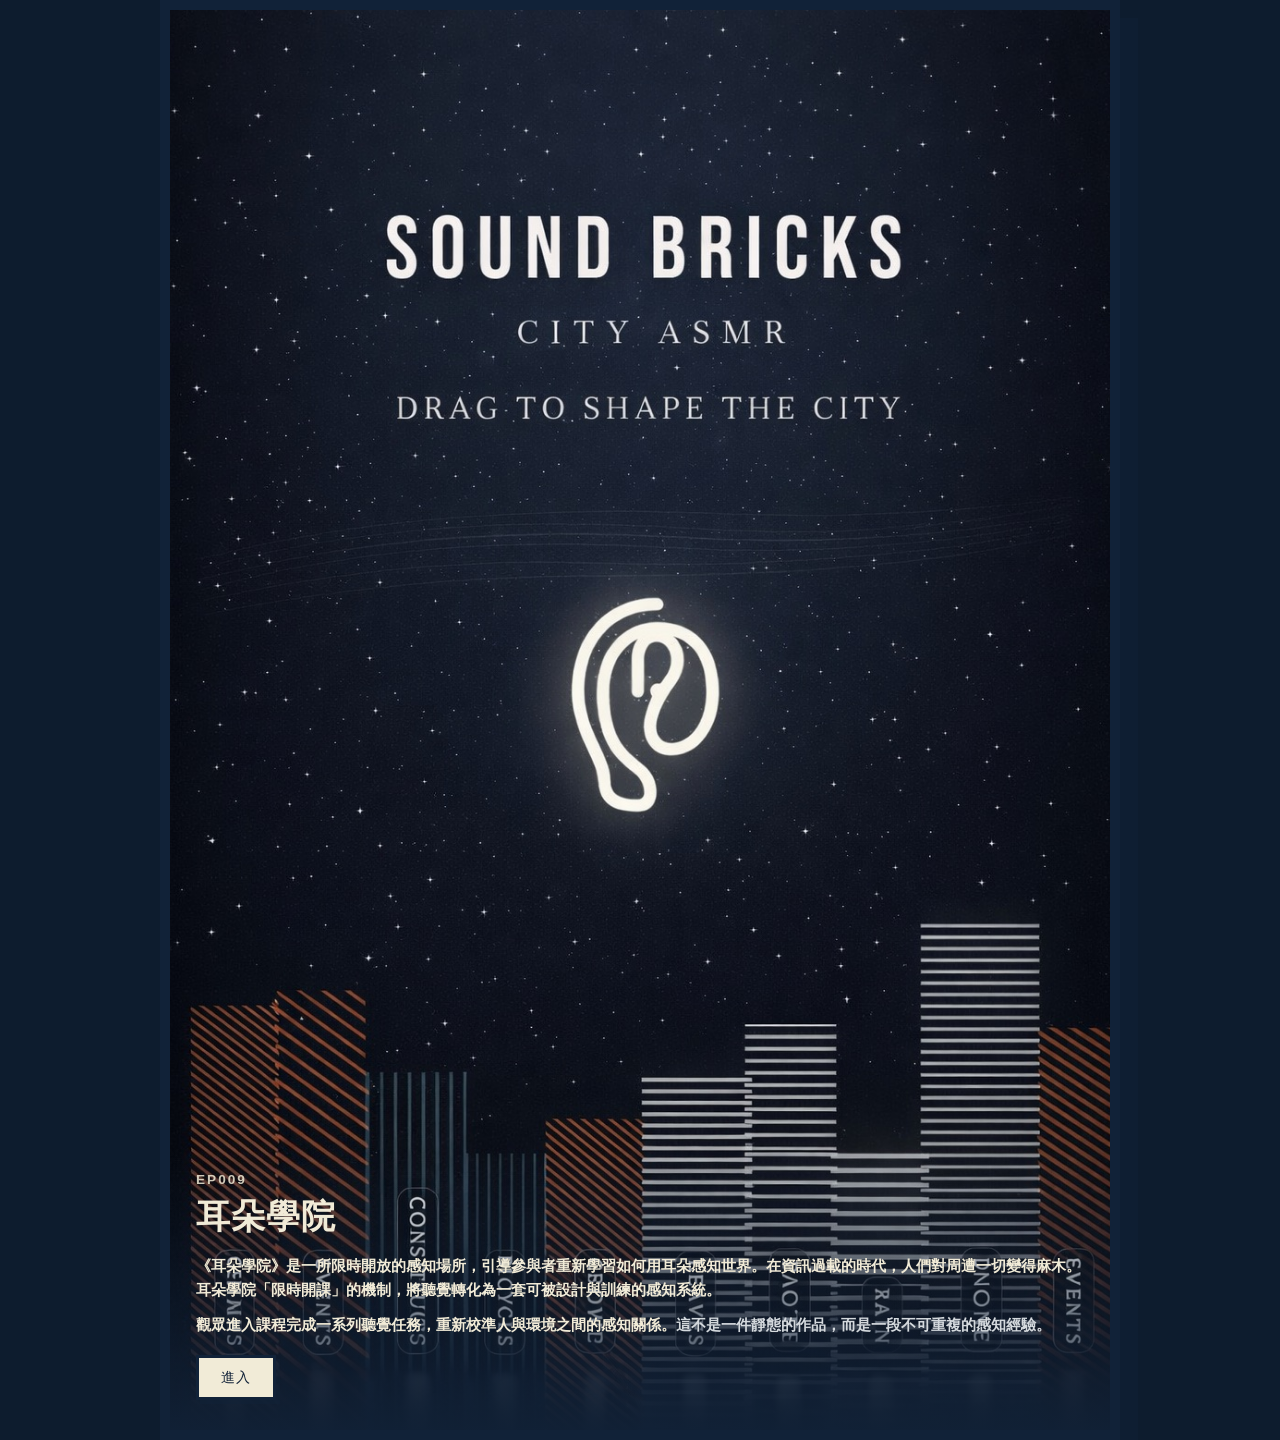
<file: index.html>
<!DOCTYPE html>
<html lang="zh-Hant">
<head>
<meta charset="UTF-8">
<meta name="viewport" content="width=device-width, initial-scale=1.0">
<title>耳朵學院 EP009</title>
<style>
    :root {
        --ink: #112238;
        --mid: #3b5f7e;
        --cream: #f1ebd7;
        --shadow: rgba(17, 34, 56, 0.45);
    }

    * {
        box-sizing: border-box;
    }

    body {
        margin: 0;
        min-height: 100vh;
        display: flex;
        align-items: center;
        justify-content: center;
        background: #0d1c2e;
        font-family: "Arial Black", Impact, sans-serif;
    }

    .poster-frame {
        width: min(92vw, 960px);
        aspect-ratio: 2 / 3;
        background: var(--cream);
        border: 10px solid var(--ink);
        box-shadow: 18px 18px 0 var(--shadow);
        position: relative;
        overflow: hidden;
        display: flex;
        align-items: flex-end;
        justify-content: center;
    }

    .poster-frame img {
        position: absolute;
        inset: 0;
        width: 100%;
        height: 100%;
        object-fit: cover;
    }

    .overlay {
        position: relative;
        z-index: 2;
        width: 100%;
        padding: 26px 26px 30px;
        background: linear-gradient(180deg, rgba(17, 34, 56, 0) 0%, rgba(17, 34, 56, 0.92) 100%);
        color: var(--cream);
        text-align: left;
    }

    .label {
        letter-spacing: 2px;
        text-transform: uppercase;
        font-size: 0.85rem;
        opacity: 0.85;
        margin-bottom: 8px;
        font-family: sans-serif;
        font-weight: bold;
    }

    h1 {
        margin: 0 0 14px;
        font-size: 2.1rem;
        letter-spacing: 1px;
    }

    .copy {
        font-family: sans-serif;
        font-weight: bold;
        color: var(--cream);
        line-height: 1.6;
        font-size: 0.95rem;
        margin-bottom: 18px;
    }

    .copy .lead {
        margin: 0 0 10px;
    }

    .hint-inline {
        color: #d4d9dd;
    }

    #enterBtn {
        display: inline-block;
        padding: 10px 22px;
        background: var(--cream);
        color: var(--ink);
        border: 3px solid var(--ink);
        box-shadow: 4px 4px 0 var(--shadow);
        text-transform: uppercase;
        letter-spacing: 1px;
        font-size: 0.9rem;
        cursor: pointer;
    }

    #enterBtn:disabled {
        opacity: 0.7;
        cursor: default;
    }

    #enterBtn:active {
        transform: translate(2px, 2px);
        box-shadow: 2px 2px 0 var(--shadow);
    }

    @media (max-width: 720px) {
        .poster-frame {
            width: 92vw;
        }

        h1 {
            font-size: 1.7rem;
        }

        .copy {
            font-size: 0.9rem;
        }
    }
</style>
</head>
<body>
    <div class="poster-frame">
        <img src="poster.jpg" alt="耳朵學院 EP009 海報">
        <div class="overlay">
            <div class="label">ep009</div>
            <h1>耳朵學院</h1>
            <div class="copy">
                <p class="lead">《耳朵學院》是一所限時開放的感知場所，引導參與者重新學習如何用耳朵感知世界。在資訊過載的時代，人們對周遭一切變得麻木。耳朵學院「限時開課」的機制，將聽覺轉化為一套可被設計與訓練的感知系統。</p>
                <p class="lead">觀眾進入課程完成一系列聽覺任務，重新校準人與環境之間的感知關係。<span class="hint-inline">這不是一件靜態的作品，而是一段不可重複的感知經驗。</span></p>
            </div>
            <button class="primary" id="enterBtn" disabled>初始化中...</button>
        </div>
    </div>

<script>
const launchDate = new Date("2026-03-22T20:00:00").getTime();
const button = document.getElementById("enterBtn");
let hasActivated = false;

function updateCountdown() {
    const now = new Date().getTime();
    const distance = launchDate - now;

    if (distance <= 0 && !hasActivated) {
        hasActivated = true;

        button.innerHTML = "課程開放";
        button.classList.add("live-transition");

        setTimeout(() => {
            button.innerHTML = "進入";
            button.disabled = false;
        }, 1000);

        return;
    }

    if (!hasActivated) {
        const days = Math.floor(distance / (1000 * 60 * 60 * 24));
        const hours = Math.floor((distance / (1000 * 60 * 60)) % 24);
        const minutes = Math.floor((distance / (1000 * 60)) % 60);
        const seconds = Math.floor((distance / 1000) % 60);

        button.innerHTML = `${days}天 ${hours}時 ${minutes}分 ${seconds}秒`;
    }
}

setInterval(updateCountdown, 1000);
updateCountdown();

button.addEventListener("click", function() {
    if (!button.disabled) {
        window.location.href = "ep009.html";
    }
});
</script>
</body>
</html>
</file>
